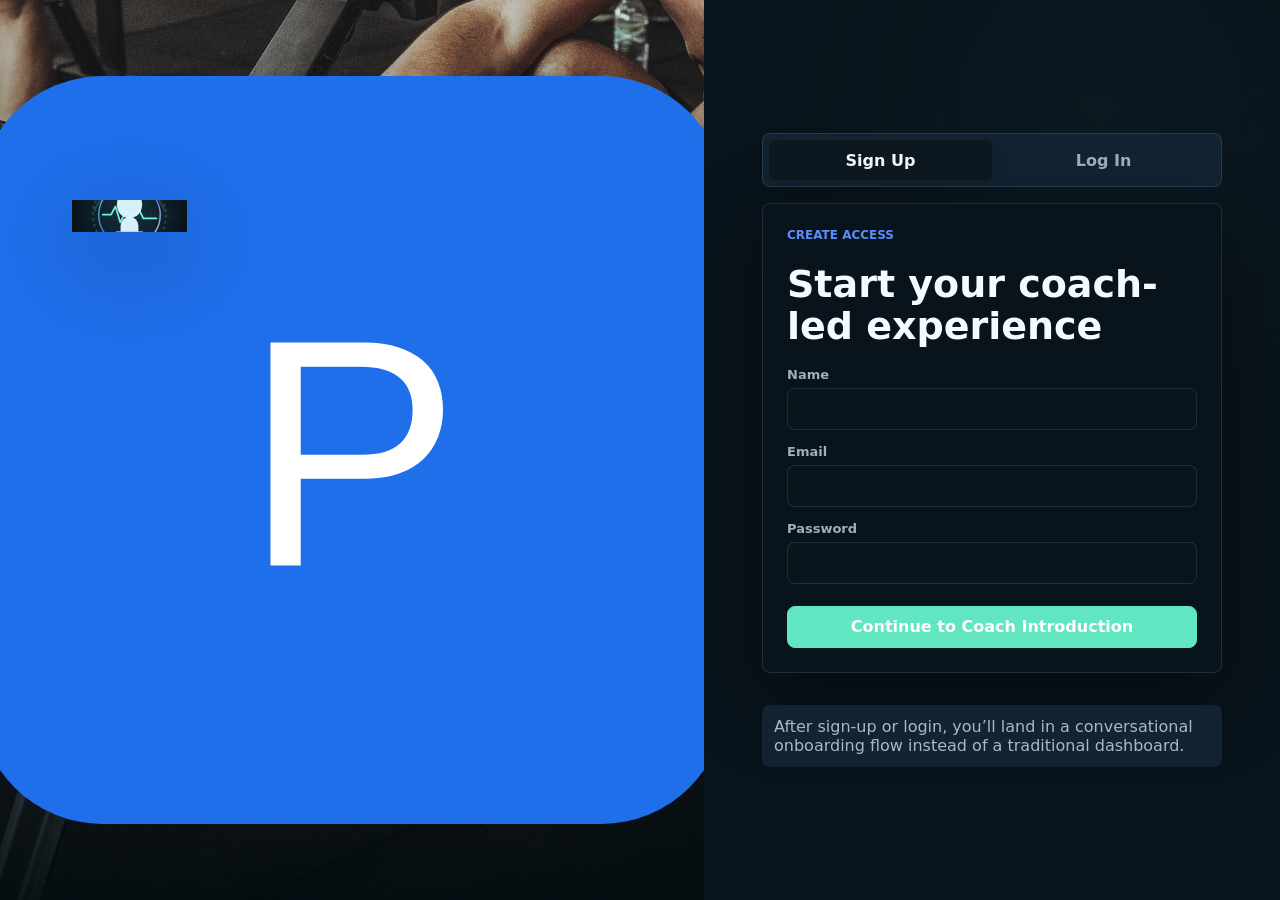
<file: index.html>
<!doctype html>
<html lang="en">
  <head>
    <meta charset="utf-8" />
    <meta name="viewport" content="width=device-width, initial-scale=1" />
    <title>PulsePlan | Sign Up</title>
    <link rel="stylesheet" href="css/styles.css" />
  </head>
  <body class="auth-body coach-skin" data-page="auth">
    <main class="auth-page coach-auth-page">
      <section class="auth-visual coach-visual">
        <img src="assets/cover.jpg" alt="" />
        <div class="auth-copy coach-auth-copy">
          <a class="brand auth-brand" href="index.html">
            <img src="assets/logo.svg" alt="PulsePlan" class="logo" />
            <span>
              <strong>PulsePlan</strong>
              <span>AI fitness coach</span>
            </span>
          </a>
          <div class="coach-avatar-stage">
            <img src="assets/workouts/coach-avatar.svg" alt="PulsePlan AI coach" class="coach-avatar" />
            <span class="live-chip">Coach Online</span>
          </div>
          <h1>Welcome to PulsePlan.</h1>
          <p>I’ll build your fitness strategy based on your body, goals, schedule, equipment, and lifestyle. You’ll meet the coach first, not a form.</p>
          <div class="coach-stats-grid">
            <article>
              <strong>2 minutes</strong>
              <span>to build your profile</span>
            </article>
            <article>
              <strong>One coach</strong>
              <span>rebuilds plans on demand</span>
            </article>
            <article>
              <strong>Adaptive OS</strong>
              <span>dashboard + coaching in one place</span>
            </article>
          </div>
          <button class="btn primary full auth-start-btn" type="button" data-auth-tab="signup">Let's Build My Plan</button>
        </div>
      </section>

      <section class="auth-panel coach-auth-panel">
        <div class="auth-tabs" role="tablist" aria-label="Account mode">
          <button class="auth-tab active" type="button" data-auth-tab="signup">Sign Up</button>
          <button class="auth-tab" type="button" data-auth-tab="login">Log In</button>
        </div>

        <form id="signup-form" class="account-form active">
          <p class="kicker">Create access</p>
          <h2>Start your coach-led experience</h2>
          <label>Name<input name="name" autocomplete="name" required /></label>
          <label>Email<input name="email" type="email" autocomplete="email" required /></label>
          <label>Password<input name="password" type="password" autocomplete="new-password" minlength="6" required /></label>
          <button class="btn primary full" type="submit">Continue to Coach Introduction</button>
        </form>

        <form id="login-form" class="account-form">
          <p class="kicker">Welcome back</p>
          <h2>Pick up where your coach left off</h2>
          <label>Email<input name="email" type="email" autocomplete="email" required /></label>
          <label>Password<input name="password" type="password" autocomplete="current-password" required /></label>
          <button class="btn primary full" type="submit">Enter Coach Flow</button>
        </form>

        <p id="auth-note" class="note">After sign-up or login, you’ll land in a conversational onboarding flow instead of a traditional dashboard.</p>
      </section>
    </main>

    <script src="js/app.js"></script>
  </body>
</html>
</file>
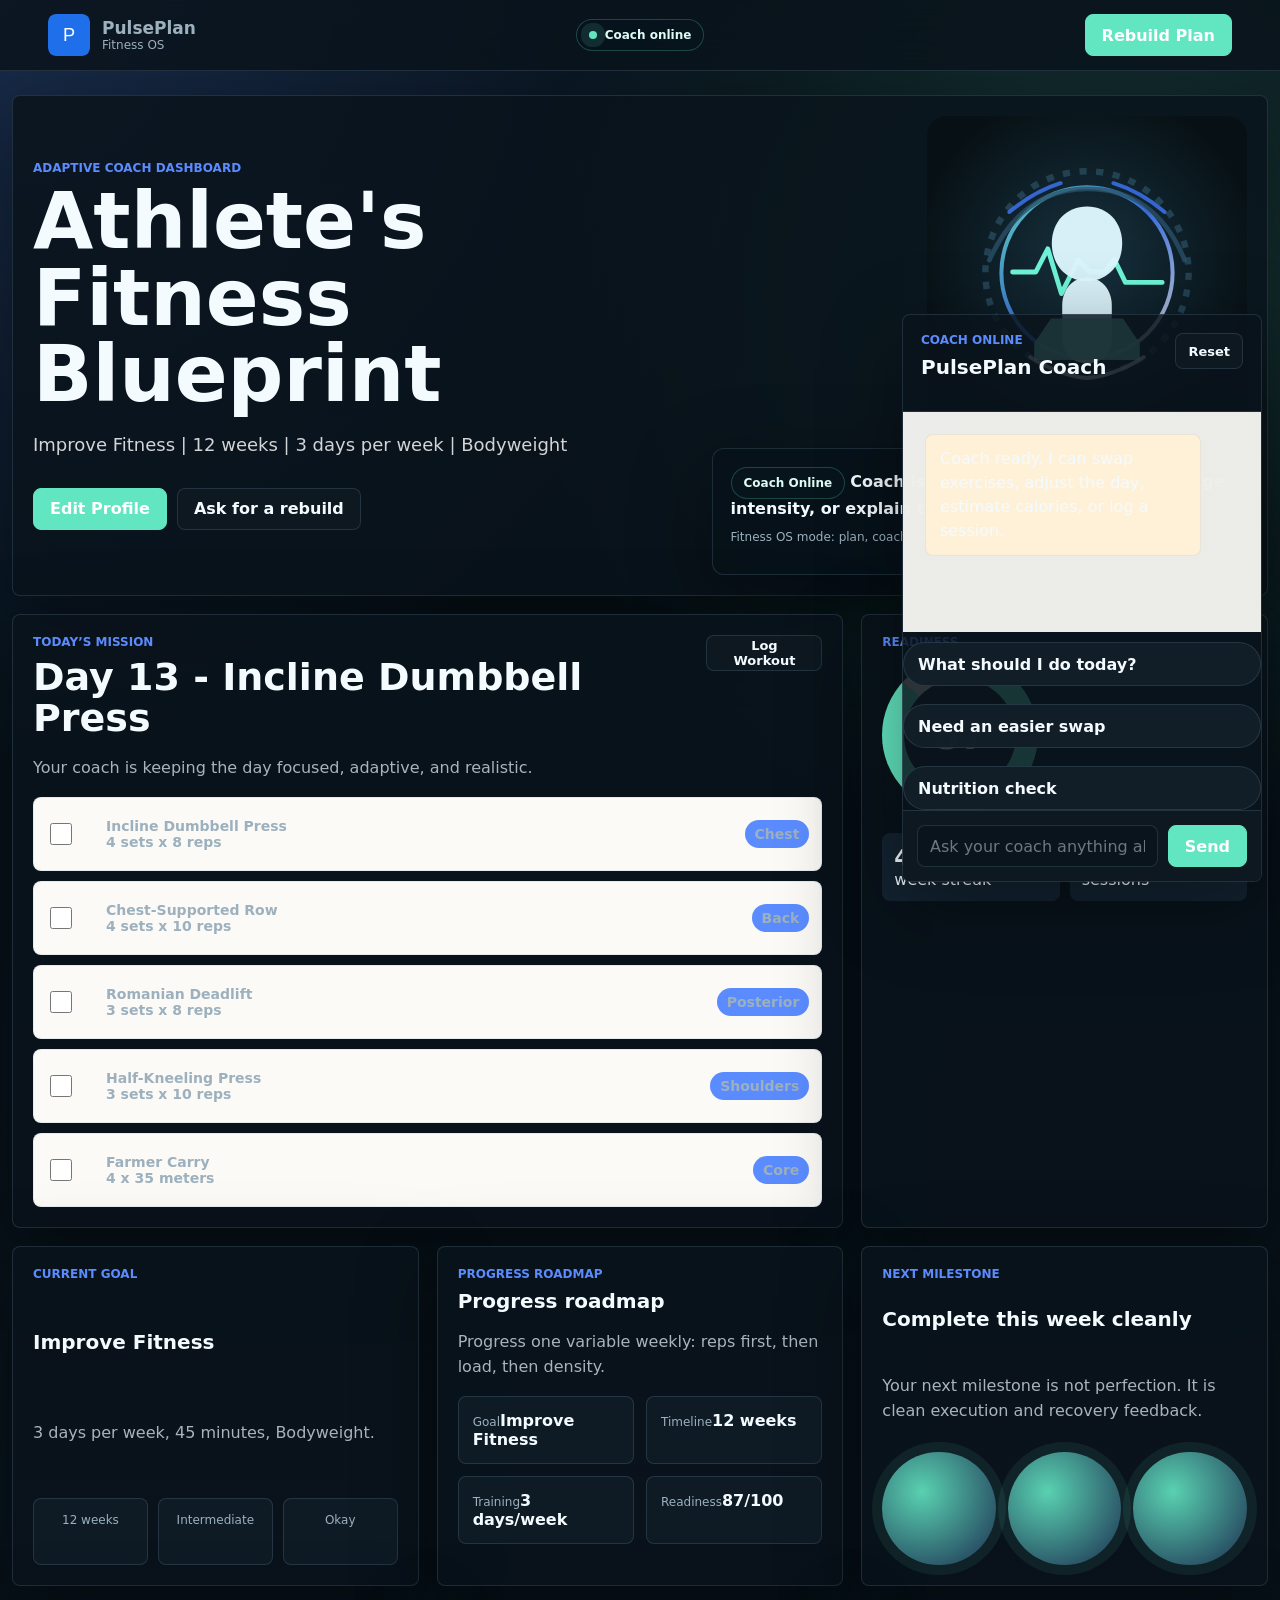
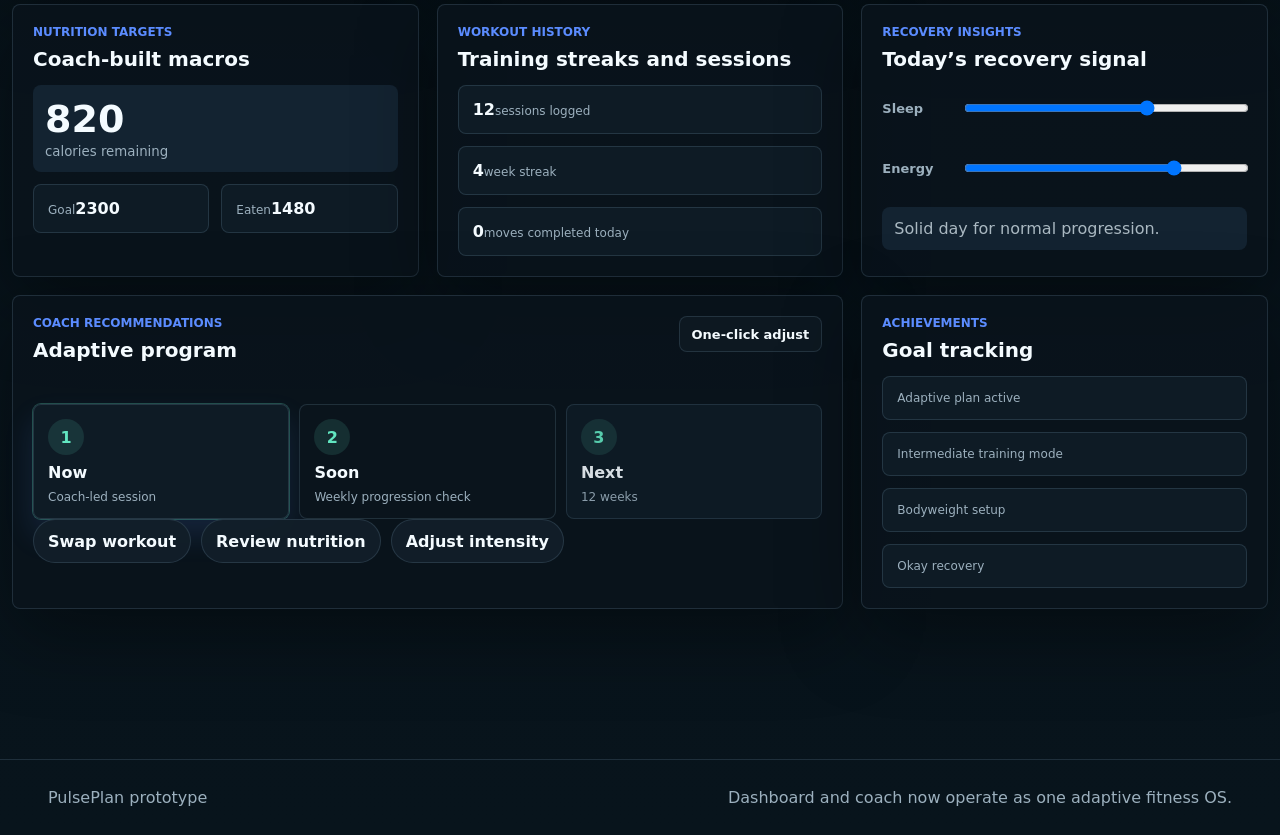
<file: coach.html>
<!doctype html>
<html lang="en">
  <head>
    <meta charset="utf-8" />
    <meta name="viewport" content="width=device-width, initial-scale=1" />
    <title>PulsePlan | Coach</title>
    <link rel="stylesheet" href="css/styles.css" />
  </head>
  <body>
    <header class="app-shell">
      <a class="brand" href="dashboard.html">
        <img src="assets/logo.svg" alt="PulsePlan" class="logo" />
        <span>
          <strong>PulsePlan</strong>
          <span>Self-hosted fitness coach</span>
        </span>
      </a>
      <body class="redirect-body">
        <main class="redirect-panel panel">
          <p class="kicker">PulsePlan update</p>
          <h1>The coach is now built into the dashboard.</h1>
          <p class="section-copy">Use the unified Fitness OS instead of a separate coach page.</p>
          <a class="btn primary" href="dashboard.html">Go to Dashboard</a>
        </main>
        <script>window.location.replace("dashboard.html");</script>
    <div id="onboard-modal" class="modal" aria-hidden="true" role="dialog" aria-labelledby="onboard-title">
      <div class="modal-panel">
        <div class="panel-head">
          <div>
            <p class="kicker">Quick Onboarding</p>
            <h2 id="onboard-title">Create your starting plan</h2>
          </div>
          <button type="button" id="cancel-onboard" class="icon-btn" aria-label="Close">x</button>
        </div>
        <form id="onboard-form">
          <div class="form-grid">
            <label>Age<input name="age" type="number" min="10" max="120" required /></label>
            <label>Training age<select name="level"><option>Beginner</option><option>Intermediate</option><option>Advanced</option></select></label>
            <label>Available days<select name="days"><option>2</option><option selected>3</option><option>4</option><option>5</option></select></label>
            <label>Equipment<select name="equipment"><option>Bodyweight</option><option>Dumbbells</option><option selected>Full gym</option><option>Resistance bands</option></select></label>
            <label>Goal<input name="goal" placeholder="Example: build muscle, faster 5K PB" value="Build muscle" required /></label>
            <label>Food target<select name="nutrition"><option>Maintenance</option><option>Calorie deficit</option><option selected>Lean surplus</option></select></label>
          </div>
          <div class="modal-actions">
            <button type="button" id="reset-demo" class="btn">Reset Demo</button>
            <button type="submit" class="btn primary">Generate Plan</button>
          </div>
        </form>
      </div>
    </div>

    <script src="js/app.js"></script>
  </body>
</html>
</file>
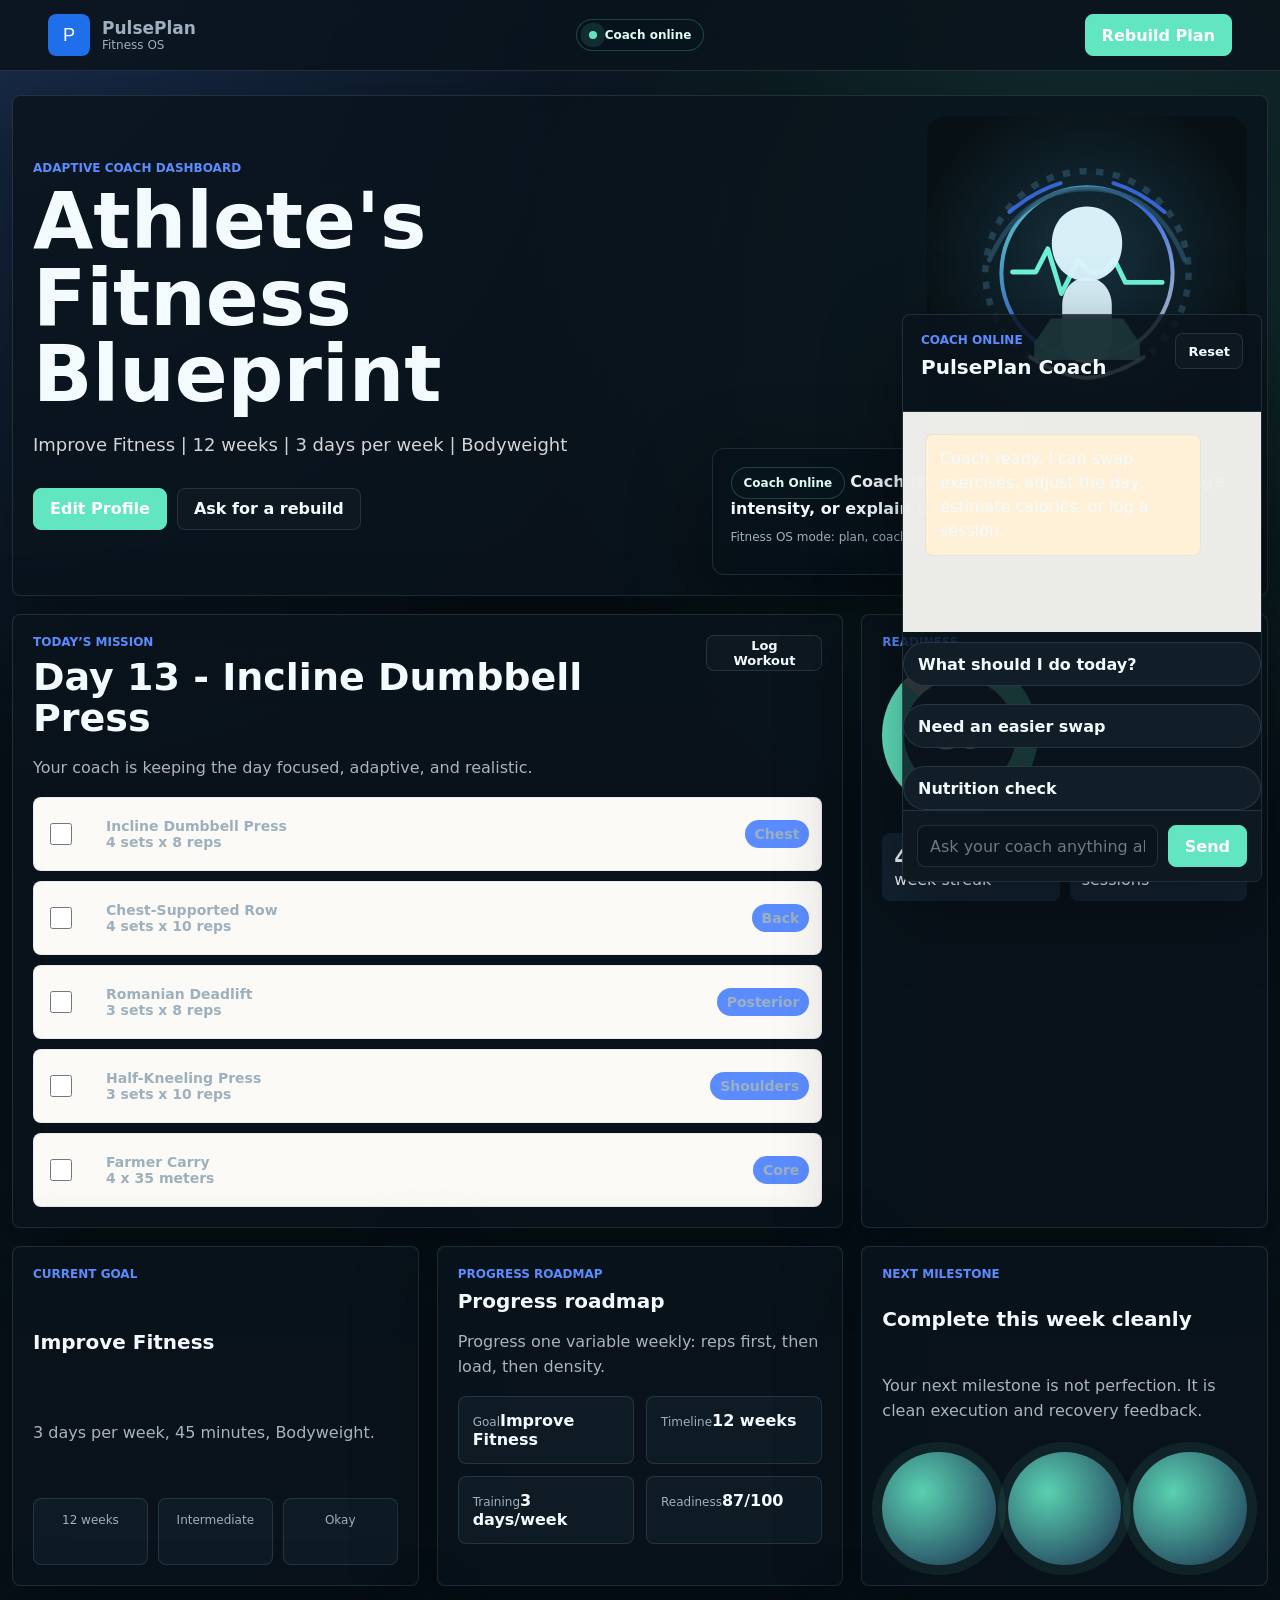
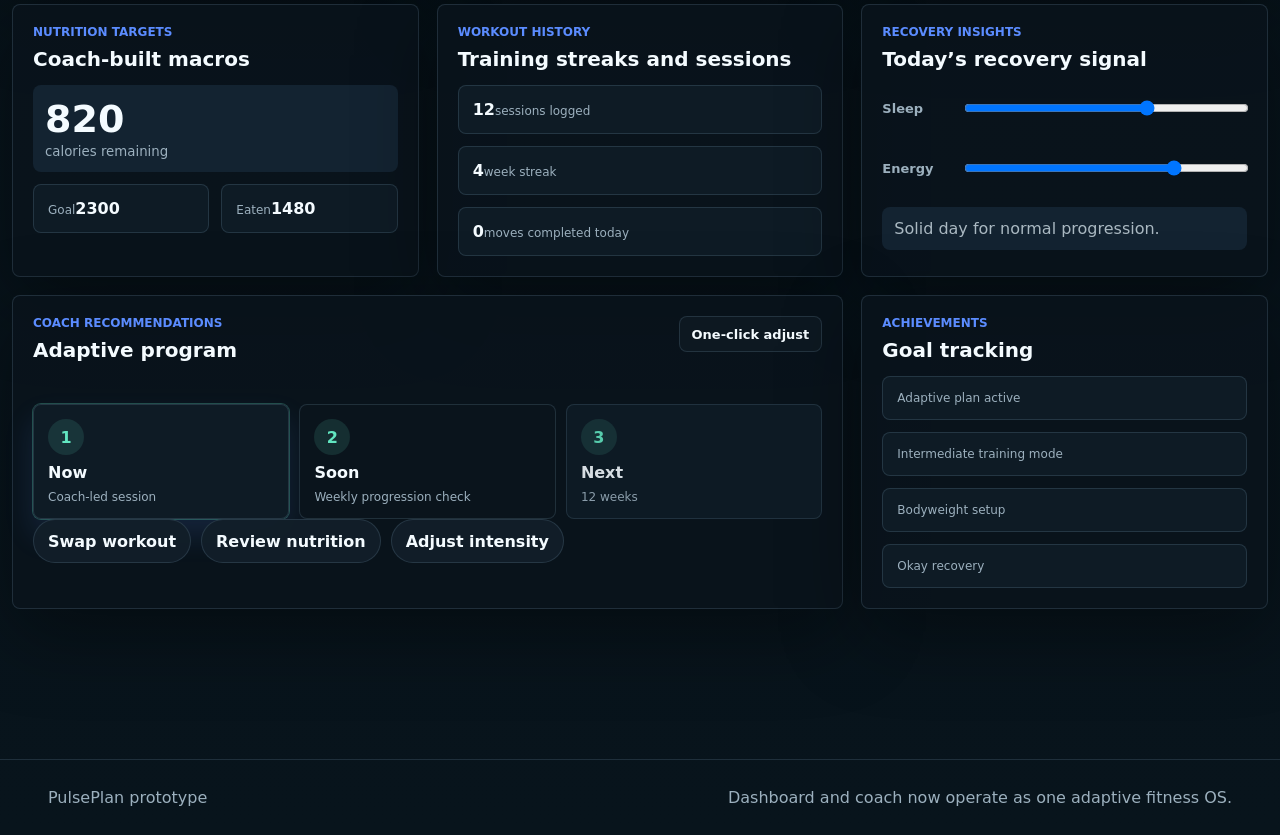
<file: dashboard.html>
<!doctype html>
<html lang="en">
  <head>
    <meta charset="utf-8" />
    <meta name="viewport" content="width=device-width, initial-scale=1" />
    <title>PulsePlan | Personalized Plans</title>
    <link rel="stylesheet" href="css/styles.css" />
  </head>
  <body class="fitness-body" data-page="dashboard">
    <header class="app-shell fitness-shell-header">
      <a class="brand" href="dashboard.html">
        <img src="assets/logo.svg" alt="PulsePlan" class="logo" />
        <span>
          <strong>PulsePlan</strong>
          <span>Fitness OS</span>
        </span>
      </a>
      <div class="status-chip"><span></span> Coach online</div>
      <a class="btn primary" href="onboarding.html">Rebuild Plan</a>
    </header>

    <main class="fitness-os" id="dashboard-os">
      <section class="panel os-hero-panel">
        <div class="os-hero-copy">
          <p class="eyebrow">Adaptive coach dashboard</p>
          <h1 id="blueprint-title">Your fitness blueprint is live.</h1>
          <p id="blueprint-copy" class="hero-copy">Your coach is building workouts, nutrition targets, recovery guidance, and plan updates around what you can actually sustain.</p>
          <div class="hero-actions">
            <a class="btn primary" href="onboarding.html">Edit Profile</a>
            <button class="btn" type="button" data-coach-prompt="Rebuild my plan for this week.">Ask for a rebuild</button>
          </div>
        </div>
        <div class="os-hero-avatar">
          <img src="assets/workouts/coach-avatar.svg" alt="PulsePlan AI coach" />
          <div class="coach-live-card">
            <span class="live-chip">Coach Online</span>
            <strong id="coach-status">Ready to adjust workouts, intensity, and nutrition.</strong>
            <p>Fitness OS mode: plan, coach, and progress tracking in one place.</p>
          </div>
        </div>
      </section>

      <section class="os-grid">
        <article class="panel span-2 mission-panel">
          <div class="panel-head">
            <div>
              <p class="kicker">Today’s mission</p>
              <h2 id="mission-title">Upper Body Power</h2>
            </div>
            <button id="complete-workout" class="btn compact">Log Workout</button>
          </div>
          <p id="mission-copy" class="section-copy">Your coach is keeping the day focused, adaptive, and realistic.</p>
          <div id="workout-list" class="workout-list"></div>
        </article>

        <article class="panel metrics-panel">
          <p class="kicker">Readiness</p>
          <div class="readiness-ring" aria-label="Readiness score">
            <span id="readiness-score">82</span>
          </div>
          <div class="metrics">
            <span><strong id="week-streak">4</strong> week streak</span>
            <span><strong id="logged-sessions">12</strong> sessions</span>
          </div>
        </article>

        <article class="panel goal-panel">
          <p class="kicker">Current goal</p>
          <h3 id="current-goal">Build muscle</h3>
          <p class="section-copy" id="current-goal-copy">Your coach is optimizing the plan around sustainable progress.</p>
          <div class="goal-badges" id="goal-badges"></div>
        </article>

        <article class="panel roadmap-panel">
          <p class="kicker">Progress roadmap</p>
          <h3 id="roadmap-title">Progress roadmap</h3>
          <p id="roadmap-copy" class="section-copy">Progress one variable weekly: reps first, then load, then density.</p>
          <div id="goal-track" class="goal-track"></div>
        </article>

        <article class="panel milestone-panel">
          <p class="kicker">Next milestone</p>
          <h3 id="milestone-title">First checkpoint</h3>
          <p id="milestone-copy" class="section-copy">Complete this week, then let the coach rebalance the next block.</p>
          <div class="milestone-orbital">
            <span></span><span></span><span></span>
          </div>
        </article>

        <article class="panel nutrition-panel">
          <p class="kicker">Nutrition targets</p>
          <h3>Coach-built macros</h3>
          <div class="calorie-result">
            <span id="remaining-calories">820</span>
            <small>calories remaining</small>
          </div>
          <div class="macro-row display-row">
            <div><span>Goal</span><strong id="goal-calories-display">2300</strong></div>
            <div><span>Eaten</span><strong id="eaten-calories-display">1480</strong></div>
          </div>
          <div id="macro-targets" class="target-list"></div>
        </article>

        <article class="panel history-panel">
          <p class="kicker">Workout history</p>
          <h3>Training streaks and sessions</h3>
          <div id="history-list" class="history-list"></div>
        </article>

        <article class="panel recovery-panel">
          <p class="kicker">Recovery insights</p>
          <h3>Today’s recovery signal</h3>
          <div class="slider-row">
            <label for="sleep">Sleep</label>
            <input id="sleep" type="range" min="1" max="10" value="7" />
          </div>
          <div class="slider-row">
            <label for="energy">Energy</label>
            <input id="energy" type="range" min="1" max="10" value="8" />
          </div>
          <p id="recovery-note" class="note">Solid day for normal progression.</p>
        </article>

        <article class="panel span-2 recommendations-panel">
          <div class="panel-head">
            <div>
              <p class="kicker">Coach recommendations</p>
              <h3 id="program-type">Adaptive program</h3>
            </div>
            <button class="btn compact" type="button" data-coach-prompt="Give me one adjustment for today.">One-click adjust</button>
          </div>
          <div id="recommendation-list" class="recommendation-list"></div>
          <div class="progress-map" id="progress-map"></div>
          <div class="quick-actions">
            <button class="choice-chip" type="button" data-coach-prompt="Swap my workout for a lower impact version.">Swap workout</button>
            <button class="choice-chip" type="button" data-coach-prompt="Review my nutrition targets for today.">Review nutrition</button>
            <button class="choice-chip" type="button" data-coach-prompt="Adjust my intensity based on recovery.">Adjust intensity</button>
          </div>
        </article>

        <article class="panel achievements-panel">
          <p class="kicker">Achievements</p>
          <h3>Goal tracking</h3>
          <div id="achievement-list" class="achievement-list"></div>
        </article>
      </section>

      <aside class="floating-coach chat-panel">
        <div class="chat-header">
          <div>
            <p class="kicker">Coach online</p>
            <h3>PulsePlan Coach</h3>
          </div>
          <button id="clear-chat" class="btn compact">Reset</button>
        </div>
        <div id="messages" class="messages" aria-live="polite"></div>
        <div class="coach-prompts">
          <button type="button" class="conversation" data-coach-prompt="What should I do for today's workout?">What should I do today?</button>
          <button type="button" class="conversation" data-coach-prompt="Can you swap in easier exercises?">Need an easier swap</button>
          <button type="button" class="conversation" data-coach-prompt="How should I eat today based on my plan?">Nutrition check</button>
        </div>
        <form id="chat-form" class="chat-form">
          <input id="chat-input" placeholder="Ask your coach anything about training, food, recovery, or swaps..." autocomplete="off" />
          <button class="btn primary" type="submit">Send</button>
        </form>
      </aside>
    </main>

    <footer class="site-footer">
      <span>PulsePlan prototype</span>
      <span>Dashboard and coach now operate as one adaptive fitness OS.</span>
    </footer>

    <script src="js/app.js"></script>
  </body>
</html>
</file>
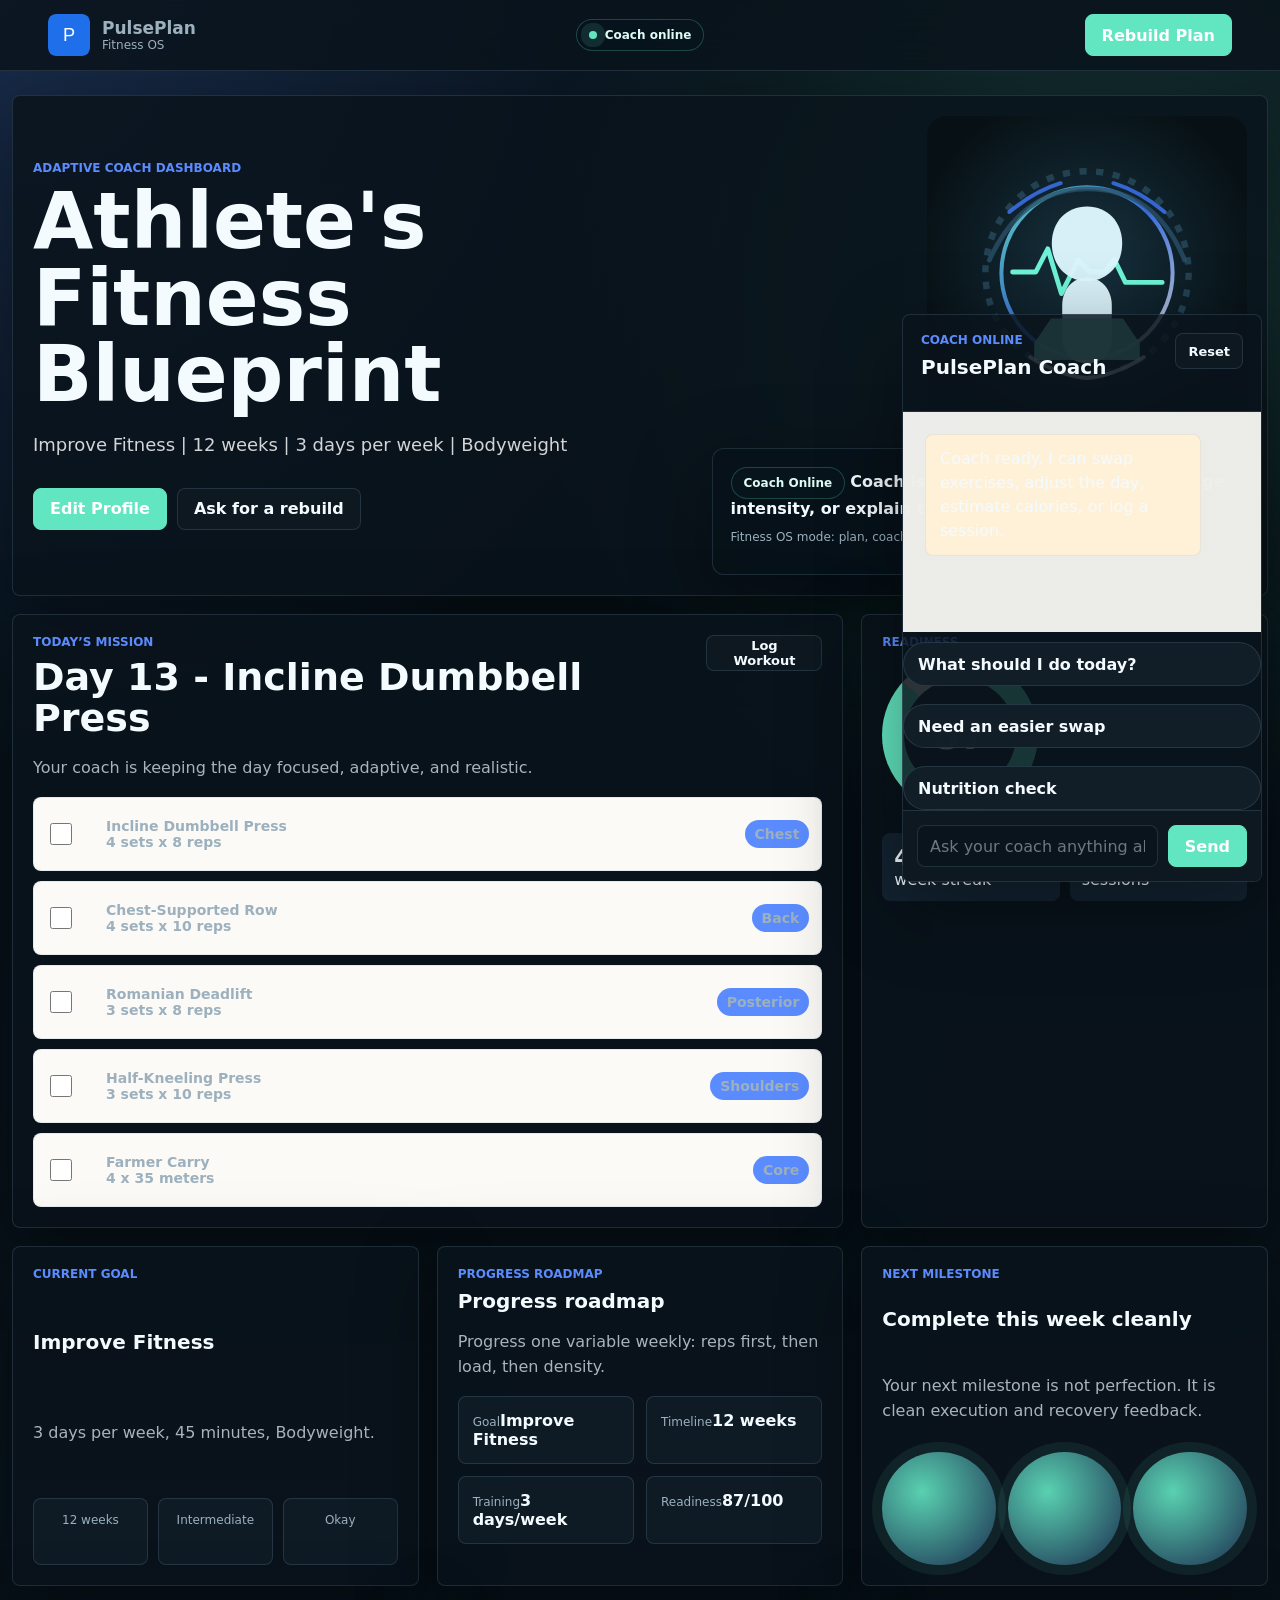
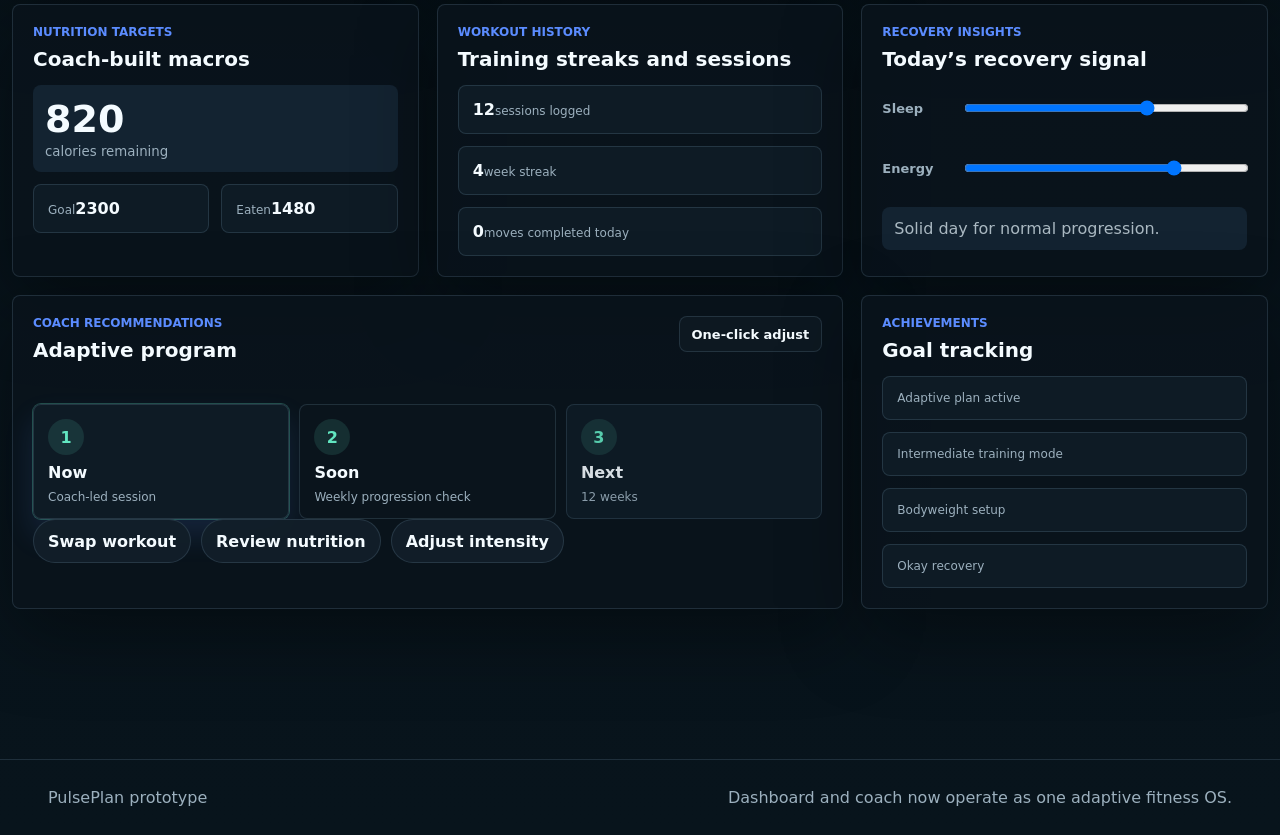
<file: library.html>
<!doctype html>
<html lang="en">
  <head>
    <meta charset="utf-8" />
    <meta name="viewport" content="width=device-width, initial-scale=1" />
    <title>PulsePlan | Exercise Library</title>
    <link rel="stylesheet" href="css/styles.css" />
  </head>
  <body>
    <header class="app-shell">
      <a class="brand" href="dashboard.html">
        <img src="assets/logo.svg" alt="PulsePlan" class="logo" />
        <span>
          <strong>PulsePlan</strong>
          <span>Self-hosted fitness coach</span>
        </span>
      </a>
      <nav class="top-nav" aria-label="Primary">
        <a href="dashboard.html">Dashboard</a>
        <a href="programs.html">Programs</a>
        <a class="active" href="library.html">Library</a>
        <a href="coach.html">Coach</a>
      </nav>
      <a class="btn primary" href="onboarding.html">Edit Info</a>
    </header>

    <main>
      <section class="page-hero">
        <p class="eyebrow">Exercise Wiki</p>
        <h1>Find the right movement before it reaches the workout.</h1>
        <p class="section-copy">Search exercise ideas by movement, muscle, equipment, or training purpose.</p>
      </section>

      <section id="library" class="section split">
        <div>
          <body class="redirect-body">
            <main class="redirect-panel panel">
              <p class="kicker">PulsePlan update</p>
              <h1>The exercise library now lives inside the Fitness OS dashboard.</h1>
              <p class="section-copy">Open the unified dashboard to browse movements, filters, and workout references.</p>
              <a class="btn primary" href="dashboard.html">Go to Dashboard</a>
            </main>
            <script>window.location.replace("dashboard.html");</script>
            <select id="exercise-filter" aria-label="Filter category">
</file>
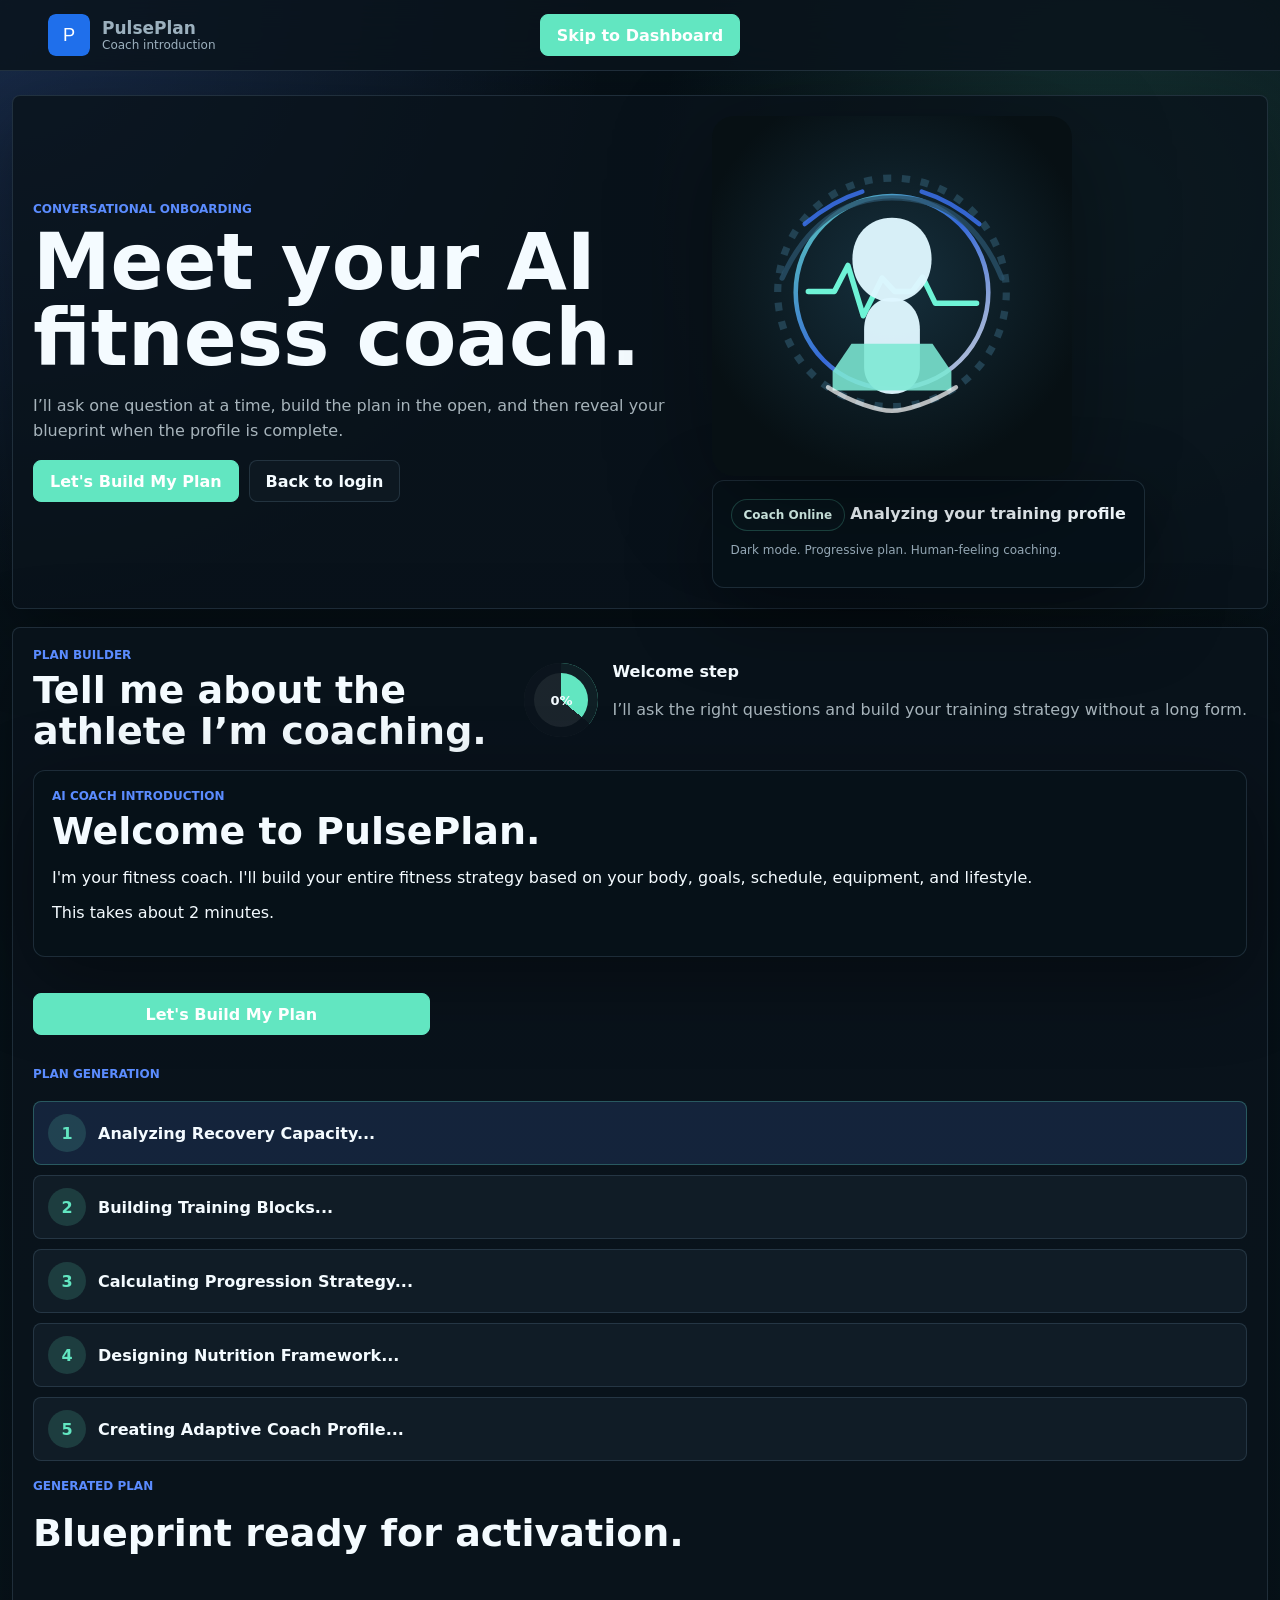
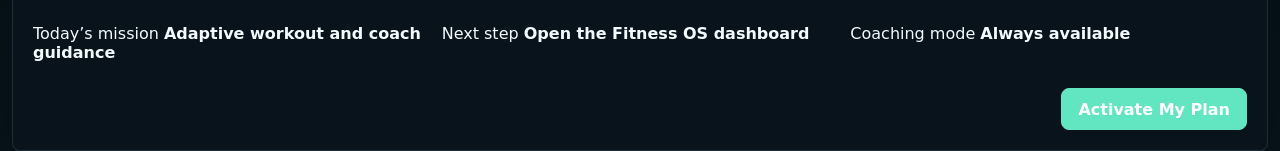
<file: onboarding.html>
<!doctype html>
<html lang="en">
  <head>
    <meta charset="utf-8" />
    <meta name="viewport" content="width=device-width, initial-scale=1" />
    <title>PulsePlan | Your Info</title>
    <link rel="stylesheet" href="css/styles.css" />
  </head>
  <body class="coach-body" data-page="onboarding">
    <header class="app-shell coach-app-shell">
      <a class="brand" href="dashboard.html">
        <img src="assets/logo.svg" alt="PulsePlan" class="logo" />
        <span>
          <strong>PulsePlan</strong>
          <span>Coach introduction</span>
        </span>
      </a>
      <a class="btn primary" href="dashboard.html">Skip to Dashboard</a>
    </header>

    <main class="coach-launch">
      <section class="coach-intro panel">
        <div class="coach-intro-copy">
          <p class="eyebrow">Conversational onboarding</p>
          <h1>Meet your AI fitness coach.</h1>
          <p class="section-copy">I’ll ask one question at a time, build the plan in the open, and then reveal your blueprint when the profile is complete.</p>
          <div class="coach-intro-actions">
            <button class="btn primary" type="button" data-onboarding-action="start">Let's Build My Plan</button>
            <a class="btn" href="index.html">Back to login</a>
          </div>
        </div>
        <div class="coach-intro-avatar">
          <img src="assets/workouts/coach-avatar.svg" alt="PulsePlan AI coach" />
          <div class="coach-live-card">
            <span class="live-chip">Coach Online</span>
            <strong>Analyzing your training profile</strong>
            <p>Dark mode. Progressive plan. Human-feeling coaching.</p>
          </div>
        </div>
      </section>

      <section class="panel onboarding-panel">
        <div class="onboarding-topline">
          <div>
            <p class="kicker">Plan builder</p>
            <h2>Tell me about the athlete I’m coaching.</h2>
          </div>
          <div class="onboarding-progress-shell">
            <div class="progress-ring"><span id="onboarding-progress">0%</span></div>
            <div>
              <strong id="onboarding-step-label">Welcome step</strong>
              <p id="onboarding-coach-copy" class="section-copy">I’ll ask the right questions and build your training strategy without a long form.</p>
            </div>
          </div>
        </div>

        <form id="onboarding-flow" class="onboarding-flow">
          <div id="onboarding-question" class="conversation-stage"></div>
          <div id="onboarding-response" class="conversation-response"></div>
          <div id="onboarding-options" class="choice-grid"></div>
          <div id="onboarding-actions" class="onboarding-actions"></div>
        </form>

        <div id="generation-sequence" class="generation-sequence" hidden>
          <p class="kicker">Plan generation</p>
          <div class="generation-stack">
            <div class="generation-item active"><span>1</span><strong>Analyzing Recovery Capacity...</strong></div>
            <div class="generation-item"><span>2</span><strong>Building Training Blocks...</strong></div>
            <div class="generation-item"><span>3</span><strong>Calculating Progression Strategy...</strong></div>
            <div class="generation-item"><span>4</span><strong>Designing Nutrition Framework...</strong></div>
            <div class="generation-item"><span>5</span><strong>Creating Adaptive Coach Profile...</strong></div>
          </div>
        </div>

        <section id="plan-reveal" class="plan-reveal" hidden>
          <p class="kicker">Generated plan</p>
          <h2>Blueprint ready for activation.</h2>
          <p id="plan-summary" class="section-copy"></p>
          <div class="plan-reveal-grid">
            <div>
              <span>Today’s mission</span>
              <strong>Adaptive workout and coach guidance</strong>
            </div>
            <div>
              <span>Next step</span>
              <strong>Open the Fitness OS dashboard</strong>
            </div>
            <div>
              <span>Coaching mode</span>
              <strong>Always available</strong>
            </div>
          </div>
          <a class="btn primary" href="dashboard.html">Activate My Plan</a>
        </section>
      </section>
    </main>

    <script src="js/app.js"></script>
  </body>
</html>
</file>
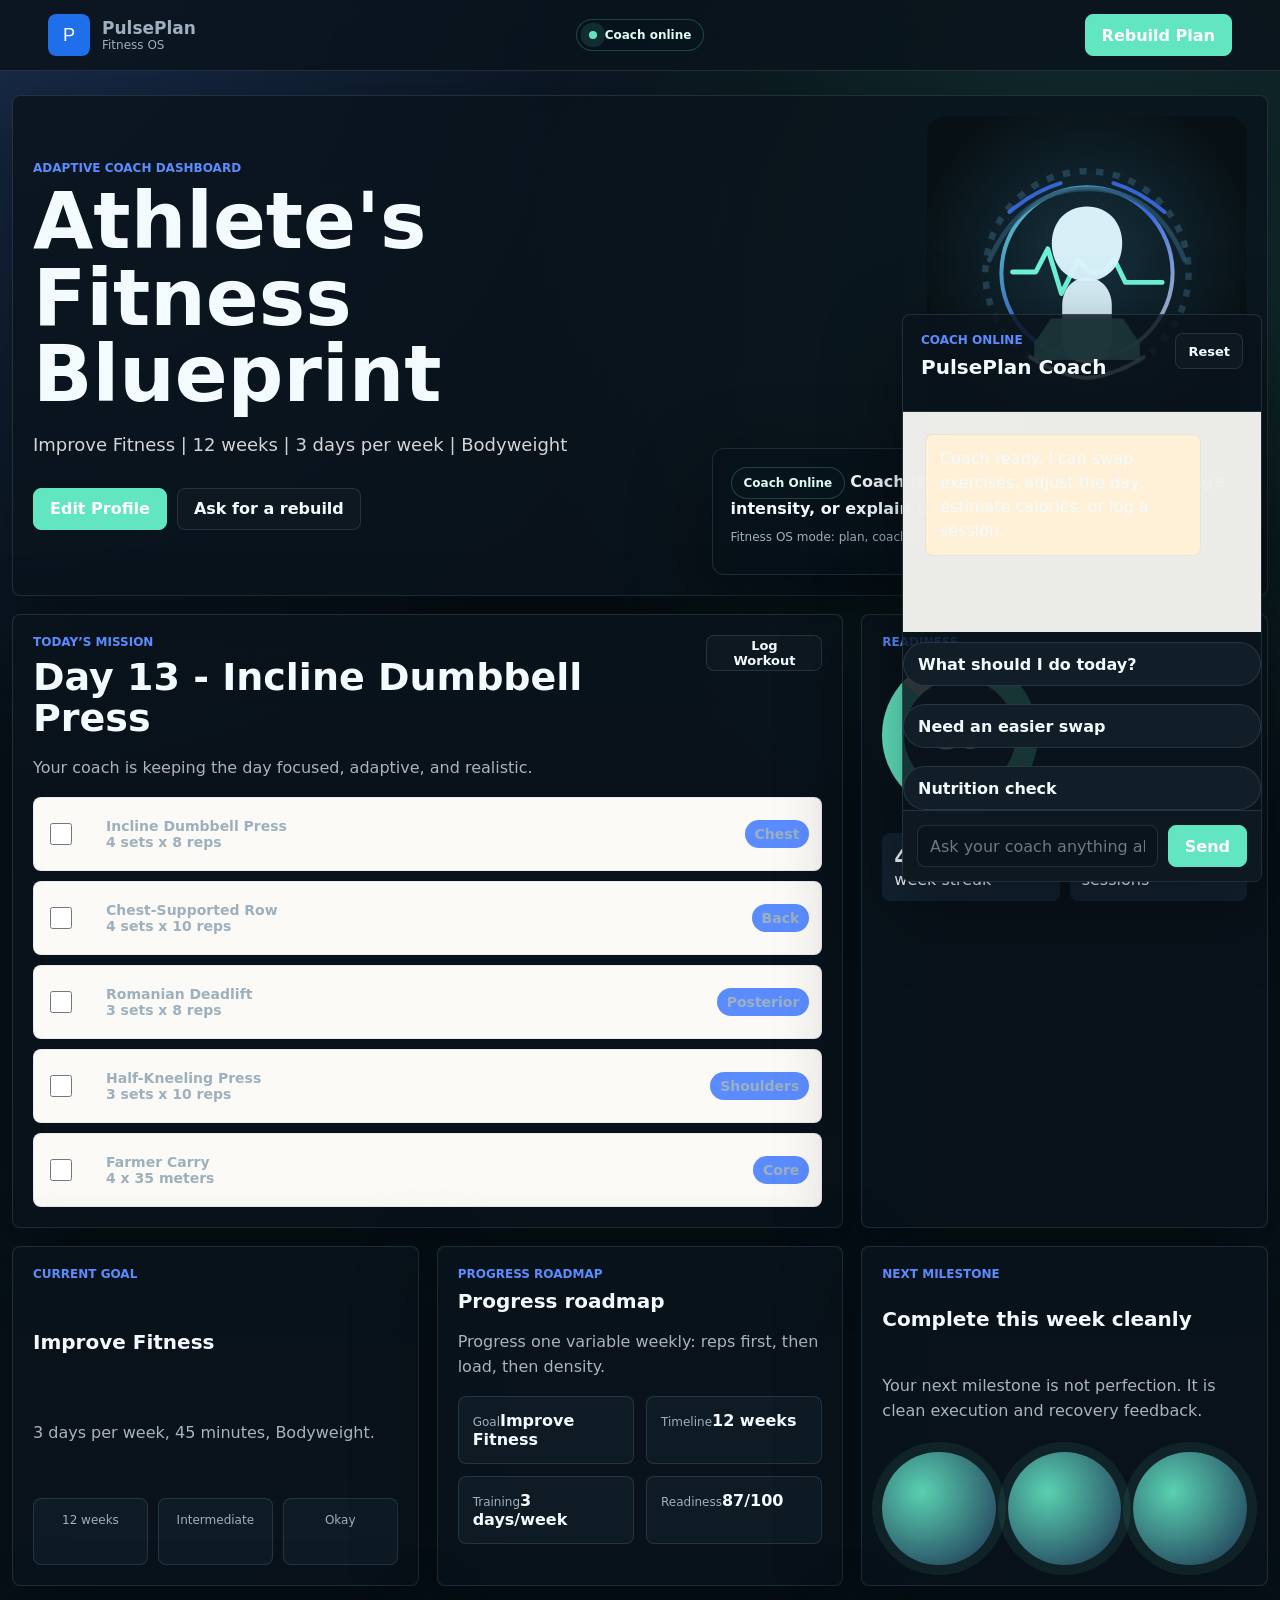
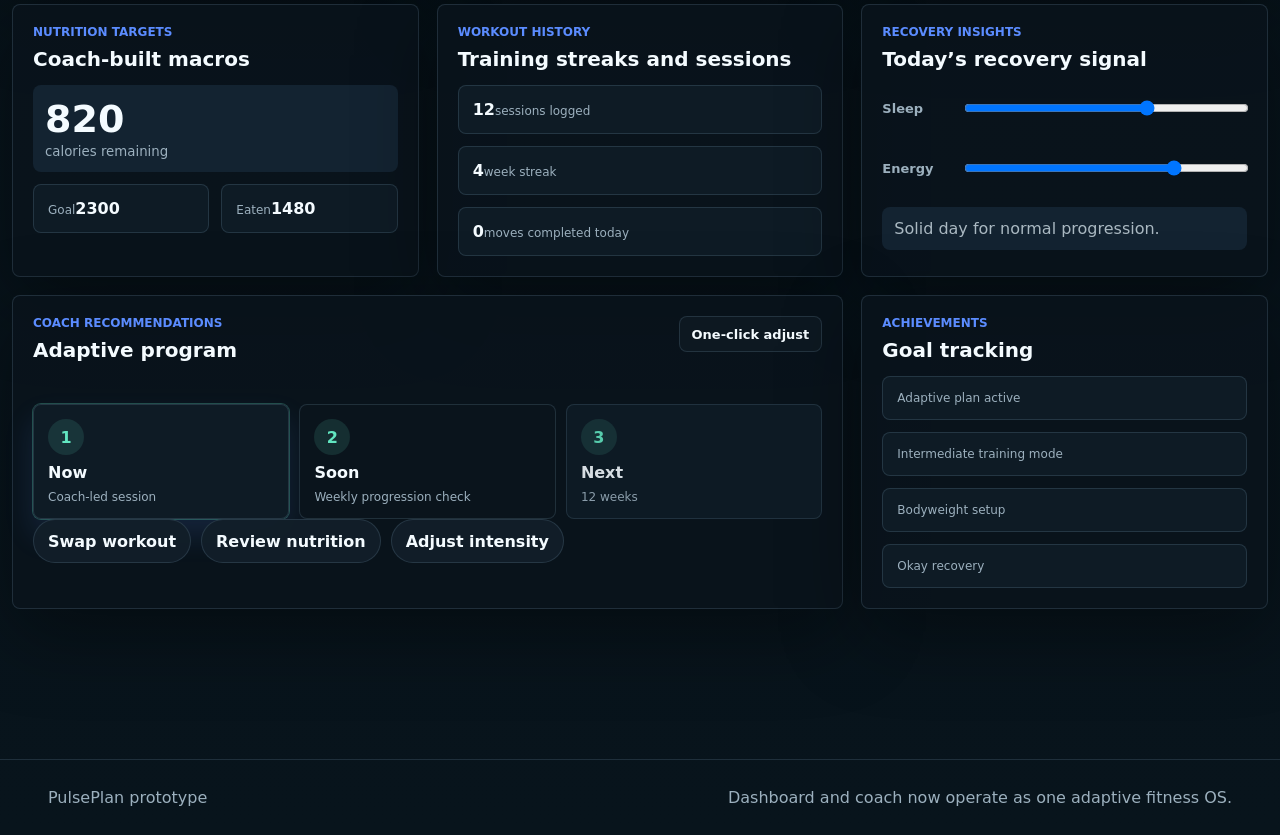
<file: programs.html>
<!doctype html>
<html lang="en">
  <head>
    <meta charset="utf-8" />
    <meta name="viewport" content="width=device-width, initial-scale=1" />
    <title>PulsePlan | Programs</title>
    <link rel="stylesheet" href="css/styles.css" />
  </head>
  <body>
    <header class="app-shell">
      <a class="brand" href="dashboard.html">
        <img src="assets/logo.svg" alt="PulsePlan" class="logo" />
        <span>
          <strong>PulsePlan</strong>
          <span>Self-hosted fitness coach</span>
        </span>
      <body class="redirect-body">
        <main class="redirect-panel panel">
          <p class="kicker">PulsePlan update</p>
          <h1>Programs are now generated inside the dashboard.</h1>
          <p class="section-copy">Open the unified Fitness OS to view and rebuild training blocks.</p>
          <a class="btn primary" href="dashboard.html">Go to Dashboard</a>
        </main>
        <script>window.location.replace("dashboard.html");</script>
    </header>
</file>
<file: css/styles.css>
:root {
  --bg: #f4f1ec;
  --surface: #fffefa;
  --surface-2: #ebe6dd;
  --ink: #171814;
  --muted: #686b61;
  --line: #d8d0c2;
  --accent: #0f766e;
  --accent-2: #d04f2f;
  --blue: #265b8f;
  --green: #588157;
  --shadow: 0 18px 55px rgba(36, 30, 22, 0.13);
  --radius: 8px;
}

* {
  box-sizing: border-box;
}

html {
  scroll-behavior: smooth;
}

body {
  margin: 0;
  background: var(--bg);
  color: var(--ink);
  font-family: Inter, ui-sans-serif, system-ui, -apple-system, BlinkMacSystemFont, "Segoe UI", sans-serif;
}

button,
input,
select {
  font: inherit;
}

button {
  cursor: pointer;
}

.app-shell {
  position: sticky;
  top: 0;
  z-index: 20;
  display: grid;
  grid-template-columns: minmax(190px, 1fr) auto minmax(130px, 1fr);
  gap: 24px;
  align-items: center;
  padding: 14px clamp(16px, 4vw, 48px);
  border-bottom: 1px solid rgba(255, 255, 255, 0.45);
  background: rgba(244, 241, 236, 0.86);
  backdrop-filter: blur(18px);
}

.brand {
  display: flex;
  align-items: center;
  gap: 12px;
  color: inherit;
  text-decoration: none;
}

.brand strong {
  display: block;
  font-size: 17px;
}

.brand span {
  display: block;
  color: var(--muted);
  font-size: 12px;
}

.logo {
  width: 42px;
  height: 42px;
  border-radius: var(--radius);
}

.top-nav {
  display: flex;
  gap: 8px;
  padding: 6px;
  border: 1px solid var(--line);
  border-radius: 999px;
  background: rgba(255, 254, 250, 0.72);
}

.top-nav a {
  color: var(--muted);
  text-decoration: none;
  padding: 8px 12px;
  border-radius: 999px;
  font-size: 14px;
}

.top-nav a:hover {
  background: var(--surface);
  color: var(--ink);
}

.top-nav a.active {
  background: var(--ink);
  color: white;
}

.btn {
  display: inline-flex;
  align-items: center;
  justify-content: center;
  min-height: 42px;
  border: 1px solid var(--line);
  border-radius: var(--radius);
  background: var(--surface);
  color: var(--ink);
  padding: 0 16px;
  font-weight: 700;
  text-decoration: none;
  transition: transform 0.16s ease, box-shadow 0.16s ease, background 0.16s ease;
}

.btn:hover {
  transform: translateY(-1px);
  box-shadow: 0 10px 24px rgba(23, 24, 20, 0.09);
}

.btn.primary {
  justify-self: end;
  border-color: var(--accent);
  background: var(--accent);
  color: white;
}

.btn.ghost {
  background: rgba(255, 255, 255, 0.14);
  color: white;
  border-color: rgba(255, 255, 255, 0.45);
}

.link-btn {
  width: fit-content;
}

.btn.compact {
  min-height: 36px;
  padding: 0 12px;
  font-size: 13px;
}

.hero {
  position: relative;
  min-height: 72vh;
  display: flex;
  align-items: end;
  overflow: hidden;
}

.hero-media,
.hero-overlay {
  position: absolute;
  inset: 0;
}

.hero-media {
  width: 100%;
  height: 100%;
  object-fit: cover;
}

.hero-overlay {
  background: linear-gradient(90deg, rgba(9, 18, 22, 0.84), rgba(9, 18, 22, 0.45) 48%, rgba(9, 18, 22, 0.12)),
    linear-gradient(0deg, rgba(244, 241, 236, 1), rgba(244, 241, 236, 0) 24%);
}

.hero-content {
  position: relative;
  width: min(820px, 100%);
  padding: clamp(28px, 7vw, 80px) clamp(18px, 5vw, 64px) clamp(84px, 12vw, 140px);
  color: white;
}

.eyebrow,
.kicker {
  margin: 0 0 8px;
  color: var(--accent-2);
  font-size: 12px;
  font-weight: 850;
  letter-spacing: 0;
  text-transform: uppercase;
}

.hero .eyebrow {
  color: #ffd3a8;
}

h1,
h2,
h3,
p {
  overflow-wrap: anywhere;
}

h1 {
  margin: 0;
  max-width: 770px;
  font-size: clamp(42px, 7vw, 78px);
  line-height: 0.98;
}

h2 {
  margin: 0;
  font-size: clamp(26px, 3vw, 38px);
  line-height: 1.08;
}

h3 {
  margin: 6px 0 14px;
  font-size: 20px;
}

.hero-copy {
  max-width: 670px;
  color: rgba(255, 255, 255, 0.82);
  font-size: 18px;
  line-height: 1.6;
}

.hero-actions {
  display: flex;
  flex-wrap: wrap;
  gap: 12px;
  margin-top: 28px;
}

.page-hero {
  width: min(1240px, calc(100% - 32px));
  margin: 0 auto;
  padding: clamp(52px, 8vw, 96px) 0 22px;
}

.page-hero h1 {
  max-width: 900px;
  font-size: clamp(40px, 6vw, 72px);
}

.page-hero .section-copy {
  max-width: 650px;
  font-size: 18px;
}

.workspace {
  display: grid;
  grid-template-columns: 68px 1fr;
  gap: 18px;
  width: min(1240px, calc(100% - 32px));
  margin: -54px auto 0;
  position: relative;
  z-index: 3;
}

.side-rail {
  display: flex;
  flex-direction: column;
  gap: 10px;
  padding: 10px;
  border: 1px solid var(--line);
  border-radius: var(--radius);
  background: var(--surface);
  box-shadow: var(--shadow);
  height: max-content;
}

.rail-item,
.icon-btn {
  width: 44px;
  height: 44px;
  display: grid;
  place-items: center;
  border: 1px solid var(--line);
  border-radius: var(--radius);
  background: var(--surface-2);
  color: var(--muted);
  font-weight: 900;
  text-decoration: none;
}

.rail-item.active {
  background: var(--ink);
  border-color: var(--ink);
  color: white;
}

.dashboard-grid {
  display: grid;
  grid-template-columns: minmax(0, 1.2fr) minmax(260px, 0.8fr) minmax(260px, 0.8fr);
  gap: 18px;
}

.panel,
.conversation-list,
.chat-panel {
  background: rgba(255, 254, 250, 0.96);
  border: 1px solid var(--line);
  border-radius: var(--radius);
  box-shadow: var(--shadow);
}

.panel {
  padding: 20px;
}

.span-2 {
  grid-column: span 2;
}

.panel-head,
.section-head,
.chat-header {
  display: flex;
  align-items: start;
  justify-content: space-between;
  gap: 16px;
}

.workout-list {
  display: grid;
  gap: 10px;
  margin-top: 22px;
}

.workout-item {
  display: grid;
  grid-template-columns: 46px 1fr auto;
  gap: 14px;
  align-items: center;
  padding: 12px;
  border: 1px solid var(--line);
  border-radius: var(--radius);
  background: #fbfaf6;
}

.workout-item input {
  width: 22px;
  height: 22px;
}

.workout-item strong,
.program-card strong,
.exercise-card strong {
  display: block;
}

.workout-item span,
.program-card span,
.exercise-card span,
.image-panel span {
  color: var(--muted);
  font-size: 14px;
}

.badge {
  border-radius: 999px;
  padding: 6px 10px;
  color: white;
  background: var(--blue);
  font-size: 12px;
  font-weight: 850;
  white-space: nowrap;
}

.stats-panel {
  display: grid;
  place-items: center;
  text-align: center;
}

.readiness-ring {
  width: 156px;
  height: 156px;
  display: grid;
  place-items: center;
  margin: 8px 0 20px;
  border-radius: 50%;
  background: conic-gradient(var(--green) 82%, #ded8cc 0);
}

.readiness-ring span {
  width: 112px;
  height: 112px;
  display: grid;
  place-items: center;
  border-radius: 50%;
  background: var(--surface);
  font-size: 40px;
  font-weight: 900;
}

.metrics {
  display: grid;
  grid-template-columns: 1fr 1fr;
  gap: 10px;
  width: 100%;
}

.metrics span,
.calorie-result,
.note {
  border-radius: var(--radius);
  background: var(--surface-2);
  padding: 12px;
}

.metrics strong {
  display: block;
  font-size: 22px;
}

.macro-row {
  display: grid;
  gap: 10px;
}

label {
  display: grid;
  gap: 6px;
  color: var(--muted);
  font-size: 13px;
  font-weight: 750;
}

input,
select,
textarea {
  width: 100%;
  min-height: 42px;
  border: 1px solid var(--line);
  border-radius: var(--radius);
  background: #fffdf8;
  color: var(--ink);
  padding: 0 12px;
}

textarea {
  min-height: 112px;
  padding: 12px;
  resize: vertical;
}

.auth-body {
  min-height: 100vh;
  background: var(--bg);
}

.auth-page {
  min-height: 100vh;
  display: grid;
  grid-template-columns: minmax(0, 1.1fr) minmax(380px, 0.9fr);
}

.auth-visual {
  position: relative;
  overflow: hidden;
  display: flex;
  align-items: end;
}

.auth-visual img {
  position: absolute;
  inset: 0;
  width: 100%;
  height: 100%;
  object-fit: cover;
}

.auth-visual::after {
  content: "";
  position: absolute;
  inset: 0;
  background: linear-gradient(0deg, rgba(9, 18, 22, 0.88), rgba(9, 18, 22, 0.18));
}

.auth-copy {
  position: relative;
  z-index: 1;
  max-width: 760px;
  padding: clamp(28px, 6vw, 72px);
  color: white;
}

.auth-copy h1 {
  margin-top: 36px;
}

.auth-copy p {
  max-width: 620px;
  color: rgba(255, 255, 255, 0.82);
  font-size: 18px;
  line-height: 1.6;
}

.auth-brand {
  width: fit-content;
}

.auth-brand span,
.auth-brand .brand span {
  color: rgba(255, 255, 255, 0.76);
}

.auth-panel {
  display: flex;
  flex-direction: column;
  justify-content: center;
  gap: 18px;
  padding: clamp(22px, 5vw, 58px);
  background: var(--bg);
}

.auth-tabs {
  display: grid;
  grid-template-columns: 1fr 1fr;
  padding: 6px;
  border: 1px solid var(--line);
  border-radius: var(--radius);
  background: var(--surface-2);
}

.auth-tab {
  min-height: 40px;
  border: 0;
  border-radius: 6px;
  background: transparent;
  color: var(--muted);
  font-weight: 850;
}

.auth-tab.active {
  background: var(--surface);
  color: var(--ink);
  box-shadow: 0 6px 18px rgba(23, 24, 20, 0.08);
}

.account-form {
  display: none;
  gap: 14px;
  padding: 24px;
  border: 1px solid var(--line);
  border-radius: var(--radius);
  background: var(--surface);
  box-shadow: var(--shadow);
}

.account-form.active {
  display: grid;
}

.account-form h2 {
  margin-bottom: 6px;
}

.btn.full {
  width: 100%;
  margin-top: 8px;
}

.intake-hero {
  padding-bottom: 0;
}

.intake-form {
  display: grid;
  gap: 22px;
}

.form-section {
  display: grid;
  gap: 12px;
}

.calorie-result {
  margin-top: 14px;
}

.calorie-result span {
  display: block;
  font-size: 38px;
  font-weight: 900;
}

.calorie-result small {
  color: var(--muted);
}

.bar-chart {
  height: 170px;
  display: flex;
  align-items: end;
  gap: 8px;
  padding-top: 14px;
}

.bar {
  flex: 1;
  min-width: 20px;
  border-radius: 6px 6px 2px 2px;
  background: linear-gradient(180deg, var(--accent-2), #f0ad4e);
}

.slider-row {
  display: grid;
  grid-template-columns: 70px 1fr;
  gap: 10px;
  align-items: center;
  margin: 14px 0;
}

.note {
  margin: 16px 0 0;
  color: var(--muted);
}

.section,
.coach-shell {
  width: min(1240px, calc(100% - 32px));
  margin: 32px auto;
}

.section-head {
  align-items: end;
  margin-bottom: 18px;
}

.section-copy {
  color: var(--muted);
  line-height: 1.6;
}

.program-grid {
  display: grid;
  grid-template-columns: repeat(3, minmax(0, 1fr));
  gap: 18px;
}

.program-card {
  border: 1px solid var(--line);
  border-radius: var(--radius);
  overflow: hidden;
  background: var(--surface);
  box-shadow: var(--shadow);
}

.program-card img {
  width: 100%;
  height: 170px;
  object-fit: cover;
  display: block;
}

.program-card div {
  padding: 16px;
}

.program-card small {
  display: inline-block;
  margin-top: 12px;
  color: var(--accent);
  font-weight: 850;
}

.program-card p {
  margin: 12px 0 0;
  color: var(--ink);
  font-size: 14px;
  line-height: 1.45;
}

.target-list,
.recommendation-list {
  display: grid;
  gap: 10px;
  margin-top: 14px;
}

.target-list {
  grid-template-columns: repeat(2, minmax(0, 1fr));
}

.target-list span,
.recommendation-list div {
  display: grid;
  gap: 4px;
  padding: 12px;
  border: 1px solid var(--line);
  border-radius: var(--radius);
  background: var(--surface-2);
}

.target-list strong,
.recommendation-list strong {
  color: var(--ink);
}

.recommendation-list span {
  color: var(--muted);
  line-height: 1.45;
}

.split {
  display: grid;
  grid-template-columns: minmax(0, 1fr) 360px;
  gap: 24px;
  align-items: start;
}

.search-row {
  display: grid;
  grid-template-columns: 1fr 190px;
  gap: 10px;
  margin: 18px 0;
}

.search-row-secondary {
  grid-template-columns: 1fr 1fr;
  margin-top: -4px;
}

.exercise-summary-row {
  display: flex;
  flex-wrap: wrap;
  justify-content: space-between;
  gap: 10px;
  margin: 10px 0 16px;
  color: var(--muted);
  font-size: 13px;
}

.exercise-list {
  display: grid;
  gap: 10px;
}

.exercise-card {
  display: grid;
  grid-template-columns: minmax(0, 1fr) 220px;
  gap: 16px;
  padding: 14px;
  border: 1px solid var(--line);
  border-radius: var(--radius);
  background: var(--surface);
}

.exercise-card-main {
  display: grid;
  gap: 8px;
}

.exercise-meta {
  display: flex;
  flex-wrap: wrap;
  gap: 8px;
  color: var(--muted);
  font-size: 12px;
}

.exercise-card p {
  margin: 0;
  color: var(--muted);
  line-height: 1.5;
}

.empty-state {
  padding: 18px;
  border: 1px dashed var(--line);
  border-radius: var(--radius);
  background: rgba(255, 255, 255, 0.5);
  color: var(--muted);
}

.exercise-card strong,
.asset-card strong,
.guide-card strong,
.workout-type-body strong {
  display: block;
  margin-bottom: 4px;
}

.section-block {
  margin-top: 28px;
}

.workout-types-grid,
.workout-icon-grid,
.asset-grid,
.coach-guide-grid {
  display: grid;
  gap: 14px;
}

.workout-types-grid {
  grid-template-columns: repeat(3, minmax(0, 1fr));
}

.workout-icon-grid {
  grid-template-columns: repeat(4, minmax(0, 1fr));
}

.workout-type-card,
.asset-card,
.guide-card {
  overflow: hidden;
  border: 1px solid var(--line);
  border-radius: var(--radius);
  background: var(--surface);
  box-shadow: var(--shadow);
}

.workout-type-media {
  position: relative;
  min-height: 180px;
  background: linear-gradient(180deg, rgba(15, 118, 110, 0.16), rgba(15, 118, 110, 0.04));
}

.workout-type-media img,
.asset-card img {
  width: 100%;
  height: 100%;
  object-fit: cover;
  display: block;
}

.workout-type-media span {
  position: absolute;
  left: 14px;
  bottom: 14px;
  width: 42px;
  height: 42px;
  display: grid;
  place-items: center;
  border-radius: 999px;
  background: rgba(23, 24, 20, 0.86);
  color: white;
  font-weight: 900;
}

.workout-type-body,
.asset-card div,
.guide-card {
  padding: 16px;
}

.workout-type-section {
  margin-top: 12px;
}

.workout-type-section span {
  display: block;
  margin-bottom: 8px;
  color: var(--accent);
  font-size: 12px;
  font-weight: 850;
  text-transform: uppercase;
}

.workout-type-section ol {
  margin: 0;
  padding-left: 18px;
  color: var(--muted);
  line-height: 1.55;
}

.workout-type-tags {
  display: flex;
  flex-wrap: wrap;
  gap: 8px;
  margin-top: 14px;
}

.workout-type-tags span {
  padding: 6px 10px;
  border-radius: 999px;
  background: var(--surface-2);
  color: var(--muted);
  font-size: 12px;
  font-weight: 750;
}

.workout-icon-card {
  display: grid;
  gap: 10px;
  padding: 12px;
  border: 1px solid var(--line);
  border-radius: var(--radius);
  background: var(--surface);
  box-shadow: var(--shadow);
}

.workout-icon-card img {
  width: 100%;
  aspect-ratio: 16 / 10;
  object-fit: cover;
  display: block;
  border-radius: calc(var(--radius) - 2px);
  background: #f8f4ec;
}

.workout-icon-card strong {
  display: block;
}

.workout-icon-card span {
  color: var(--muted);
  font-size: 12px;
  font-weight: 750;
  text-transform: uppercase;
}

.asset-grid {
  grid-template-columns: repeat(3, minmax(0, 1fr));
}

.asset-card img {
  height: 240px;
}

.asset-card span,
.guide-card p,
.workout-type-body p,
.workout-type-body span {
  color: var(--muted);
  line-height: 1.5;
}

.coach-quick-guide {
  display: grid;
  gap: 8px;
  margin-top: 22px;
}

.coach-quick-guide a {
  display: block;
  padding: 10px 12px;
  border: 1px solid var(--line);
  border-radius: var(--radius);
  background: var(--surface-2);
  color: var(--ink);
  text-decoration: none;
  font-weight: 750;
}

.coach-quick-guide a:hover {
  background: var(--surface);
}

.coach-guide-grid {
  grid-template-columns: repeat(3, minmax(0, 1fr));
}

.guide-card {
  min-height: 100%;
}

.guide-card p {
  margin: 0;
}

.image-panel {
  position: sticky;
  top: 92px;
  overflow: hidden;
  border: 1px solid var(--line);
  border-radius: var(--radius);
  background: var(--surface);
  box-shadow: var(--shadow);
}

.image-panel img {
  width: 100%;
  height: 300px;
  object-fit: cover;
  display: block;
}

.image-panel div {
  padding: 16px;
}

.coach-shell {
  display: grid;
  grid-template-columns: 280px 1fr;
  min-height: 620px;
  gap: 18px;
}

.page-coach {
  margin-top: 18px;
}

.conversation-list {
  padding: 16px;
}

.conversation {
  width: 100%;
  min-height: 44px;
  margin-top: 10px;
  padding: 0 12px;
  border: 1px solid var(--line);
  border-radius: var(--radius);
  text-align: left;
  background: transparent;
  color: var(--muted);
  font-weight: 800;
}

.conversation.active {
  background: var(--ink);
  color: white;
  border-color: var(--ink);
}

.coach-prompts {
  display: grid;
  gap: 8px;
  margin-top: 22px;
}

.coach-prompts span {
  display: block;
  padding: 10px;
  border: 1px solid var(--line);
  border-radius: var(--radius);
  background: var(--surface-2);
  color: var(--muted);
  font-size: 13px;
  line-height: 1.4;
}

.chat-panel {
  display: grid;
  grid-template-rows: auto 1fr auto;
  overflow: hidden;
}

.chat-header {
  padding: 18px;
  border-bottom: 1px solid var(--line);
}

.messages {
  overflow: auto;
  padding: 22px;
  background:
    linear-gradient(rgba(255, 254, 250, 0.92), rgba(255, 254, 250, 0.92)),
    radial-gradient(circle at top left, rgba(15, 118, 110, 0.16), transparent 32%);
}

.msg {
  width: fit-content;
  max-width: min(660px, 88%);
  margin: 0 0 12px;
  padding: 12px 14px;
  border: 1px solid var(--line);
  border-radius: var(--radius);
  background: var(--surface);
  line-height: 1.5;
}

.msg.user {
  margin-left: auto;
  background: var(--accent);
  border-color: var(--accent);
  color: white;
}

.msg.system {
  background: #fff0d8;
}

.chat-form {
  display: grid;
  grid-template-columns: 1fr auto;
  gap: 10px;
  padding: 14px;
  border-top: 1px solid var(--line);
  background: var(--surface);
}

.site-footer {
  display: flex;
  flex-wrap: wrap;
  justify-content: space-between;
  gap: 14px;
  padding: 28px clamp(16px, 4vw, 48px);
  color: var(--muted);
  border-top: 1px solid var(--line);
}

.modal {
  position: fixed;
  inset: 0;
  z-index: 50;
  display: none;
  align-items: center;
  justify-content: center;
  padding: 18px;
  background: rgba(20, 18, 15, 0.62);
}

.modal[aria-hidden="false"] {
  display: flex;
}

.modal-panel {
  width: min(780px, 100%);
  max-height: calc(100vh - 36px);
  overflow: auto;
  border: 1px solid var(--line);
  border-radius: var(--radius);
  background: var(--surface);
  padding: 22px;
  box-shadow: var(--shadow);
}

.form-grid {
  display: grid;
  grid-template-columns: repeat(2, minmax(0, 1fr));
  gap: 14px;
  margin-top: 18px;
}

.modal-actions {
  display: flex;
  justify-content: flex-end;
  gap: 10px;
  margin-top: 18px;
}

@media (max-width: 980px) {
  .auth-page {
    grid-template-columns: 1fr;
  }

  .auth-visual {
    min-height: 46vh;
  }

  .app-shell {
    grid-template-columns: 1fr auto;
  }

  .top-nav {
    grid-column: 1 / -1;
    display: flex;
    justify-content: flex-start;
    overflow-x: auto;
  }

  .workspace,
  .coach-shell,
  .split {
    grid-template-columns: 1fr;
  }

  .side-rail {
    flex-direction: row;
  }

  .dashboard-grid,
  .program-grid,
  .workout-types-grid,
  .workout-icon-grid,
  .asset-grid,
  .coach-guide-grid {
    grid-template-columns: 1fr;
  }

  .search-row,
  .search-row-secondary {
    grid-template-columns: 1fr;
  }

  .span-2 {
    grid-column: auto;
  }

  .image-panel {
    position: static;
  }
}

@media (max-width: 620px) {
  .app-shell {
    padding: 10px 12px;
    gap: 10px;
  }

  .brand span {
    display: none;
  }

  .app-shell .btn.primary {
    min-height: 38px;
    padding: 0 10px;
  }

  .hero {
    min-height: 78vh;
  }

  .hero-content {
    padding: 96px 18px 86px;
  }

  .workspace {
    width: calc(100% - 20px);
    margin-top: -40px;
  }

  .section,
  .coach-shell {
    width: calc(100% - 20px);
  }

  .panel-head,
  .section-head,
  .chat-header {
    display: grid;
  }

  .workout-item,
  .exercise-card,
  .chat-form,
  .search-row,
  .form-grid {
    grid-template-columns: 1fr;
  }

  .workout-item {
    align-items: start;
  }

  .badge {
    width: fit-content;
  }
}

.coach-skin,
.coach-body,
.fitness-body,
.redirect-body {
  --bg: #061017;
  --surface: #0d1821;
  --surface-2: #132331;
  --ink: #f4fbff;
  --muted: #9cb0be;
  --line: rgba(133, 173, 200, 0.18);
  --accent: #62e6c1;
  --accent-2: #5b8cff;
  --blue: #5b8cff;
  --green: #62e6c1;
  --shadow: 0 24px 80px rgba(0, 0, 0, 0.38);
  background:
    radial-gradient(circle at top left, rgba(91, 140, 255, 0.22), transparent 28%),
    radial-gradient(circle at 86% 12%, rgba(98, 230, 193, 0.18), transparent 24%),
    linear-gradient(180deg, #061017 0%, #08141c 100%);
  color: var(--ink);
}

.coach-skin .auth-panel,
.coach-skin .account-form,
.coach-skin .top-nav,
.coach-body .panel,
.coach-body .app-shell,
.coach-body .chat-panel,
.fitness-body .panel,
.fitness-body .app-shell,
.fitness-body .chat-panel,
.redirect-body .panel {
  background: rgba(10, 20, 28, 0.84);
  border-color: var(--line);
  color: var(--ink);
}

.coach-body .app-shell,
.fitness-body .app-shell,
.coach-skin .app-shell {
  border-bottom: 1px solid var(--line);
}

.coach-skin input,
.coach-skin select,
.coach-skin textarea,
.coach-body input,
.coach-body select,
.coach-body textarea,
.fitness-body input,
.fitness-body select,
.fitness-body textarea,
.redirect-body input,
.redirect-body select,
.redirect-body textarea {
  background: rgba(11, 21, 29, 0.95);
  color: var(--ink);
  border-color: var(--line);
}

.coach-skin input::placeholder,
.coach-skin textarea::placeholder,
.coach-body input::placeholder,
.coach-body textarea::placeholder,
.fitness-body input::placeholder,
.fitness-body textarea::placeholder {
  color: rgba(228, 242, 250, 0.45);
}

.coach-skin .section-copy,
.coach-skin .note,
.coach-skin .auth-brand span,
.coach-body .section-copy,
.coach-body .note,
.fitness-body .section-copy,
.fitness-body .note,
.redirect-body .section-copy {
  color: rgba(228, 242, 250, 0.72);
}

.coach-skin .auth-visual::after {
  background: linear-gradient(0deg, rgba(2, 10, 15, 0.92), rgba(2, 10, 15, 0.15));
}

.coach-auth-page {
  min-height: 100vh;
}

.coach-visual {
  align-items: center;
}

.coach-auth-copy {
  display: grid;
  gap: 18px;
}

.coach-avatar-stage,
.coach-intro-avatar {
  position: relative;
  width: fit-content;
}

.coach-avatar,
.coach-intro-avatar img {
  width: min(360px, 100%);
  height: auto;
  filter: drop-shadow(0 24px 50px rgba(0, 0, 0, 0.35));
  animation: float 8s ease-in-out infinite;
}

.live-chip,
.status-chip {
  display: inline-flex;
  align-items: center;
  gap: 8px;
  width: fit-content;
  padding: 8px 12px;
  border: 1px solid rgba(98, 230, 193, 0.24);
  border-radius: 999px;
  background: rgba(8, 22, 29, 0.76);
  color: #dffcf4;
  font-size: 12px;
  font-weight: 850;
}

.live-chip::before,
.status-chip span {
  width: 8px;
  height: 8px;
  border-radius: 50%;
  background: var(--accent);
  box-shadow: 0 0 0 8px rgba(98, 230, 193, 0.12);
}

.coach-stats-grid {
  display: grid;
  grid-template-columns: repeat(3, minmax(0, 1fr));
  gap: 12px;
}

.coach-stats-grid article,
.coach-live-card,
.reveal-grid div,
.goal-track div,
.history-list div,
.achievement-list span,
.display-row div,
.progress-node,
.goal-badges span {
  padding: 14px;
  border: 1px solid var(--line);
  border-radius: var(--radius);
  background: rgba(16, 30, 40, 0.86);
}

.coach-stats-grid strong,
.coach-live-card strong,
.reveal-grid strong,
.goal-track strong,
.history-list strong,
.achievement-list strong,
.display-row strong {
  color: var(--ink);
}

.coach-stats-grid span,
.coach-live-card p,
.reveal-grid span,
.goal-track span,
.history-list span,
.achievement-list span,
.display-row span,
.progress-node small,
.goal-badges span {
  color: var(--muted);
  font-size: 12px;
}

.goal-panel,
.milestone-panel {
  display: grid;
  gap: 12px;
}

.goal-badges,
.progress-map {
  display: grid;
  gap: 10px;
}

.goal-badges {
  grid-template-columns: repeat(3, minmax(0, 1fr));
}

.goal-badges span {
  text-align: center;
}

.milestone-orbital {
  display: grid;
  grid-template-columns: repeat(3, 1fr);
  gap: 12px;
  align-items: center;
  min-height: 82px;
}

.milestone-orbital span {
  aspect-ratio: 1;
  border-radius: 50%;
  background: radial-gradient(circle at 35% 35%, rgba(98, 230, 193, 0.9), rgba(91, 140, 255, 0.24));
  box-shadow: 0 0 0 10px rgba(98, 230, 193, 0.08);
  animation: pulse 2.8s ease-in-out infinite;
}

.milestone-orbital span:nth-child(2) { animation-delay: 0.4s; }
.milestone-orbital span:nth-child(3) { animation-delay: 0.8s; }

.progress-map {
  grid-template-columns: repeat(3, minmax(0, 1fr));
  margin-top: 14px;
}

.progress-node {
  display: grid;
  gap: 8px;
}

.progress-node span {
  width: 36px;
  height: 36px;
  display: grid;
  place-items: center;
  border-radius: 50%;
  background: rgba(98, 230, 193, 0.12);
  color: var(--accent);
  font-weight: 900;
}

.progress-node.active {
  box-shadow: 0 0 0 1px rgba(98, 230, 193, 0.28), 0 16px 30px rgba(91, 140, 255, 0.14);
}

.progress-node.upcoming {
  background: rgba(11, 21, 29, 0.92);
}

.progress-node.future {
  opacity: 0.88;
}

.coach-auth-panel {
  gap: 16px;
}

.auth-start-btn {
  margin-top: 6px;
}

.coach-launch,
.fitness-os {
  width: min(1260px, calc(100% - 24px));
  margin: 24px auto 0;
  display: grid;
  gap: 18px;
}

.coach-intro,
.os-hero-panel {
  display: grid;
  grid-template-columns: minmax(0, 1.1fr) minmax(250px, 0.9fr);
  gap: 24px;
  align-items: center;
}

.coach-intro-actions,
.hero-actions,
.onboarding-actions,
.quick-actions {
  display: flex;
  flex-wrap: wrap;
  gap: 10px;
}

.coach-live-card,
.reveal-card,
.generation-panel,
.conversation-card {
  padding: 18px;
  border: 1px solid var(--line);
  border-radius: calc(var(--radius) + 4px);
  background: rgba(7, 18, 25, 0.82);
  box-shadow: var(--shadow);
}

.onboarding-panel {
  display: grid;
  gap: 18px;
}

.onboarding-topline {
  display: grid;
  grid-template-columns: minmax(0, 1fr) auto;
  gap: 16px;
  align-items: center;
}

.onboarding-progress-shell {
  display: grid;
  grid-template-columns: 74px minmax(0, 1fr);
  gap: 14px;
  align-items: center;
}

.progress-ring {
  width: 74px;
  height: 74px;
  display: grid;
  place-items: center;
  border-radius: 50%;
  background: conic-gradient(var(--accent) 36%, rgba(255, 255, 255, 0.08) 0);
  box-shadow: inset 0 0 0 10px rgba(10, 20, 28, 0.94);
}

.progress-ring span {
  font-size: 13px;
  font-weight: 900;
}

.onboarding-flow {
  display: grid;
  gap: 14px;
}

.conversation-stage h2,
.reveal-card h2,
.generation-panel h2 {
  margin-top: 6px;
}

.conversation-response,
.choice-grid,
.generation-sequence,
.plan-reveal {
  display: grid;
  gap: 12px;
}

.response-pill,
.response-hint {
  width: fit-content;
  padding: 10px 14px;
  border-radius: 999px;
  border: 1px solid var(--line);
  background: rgba(98, 230, 193, 0.12);
  color: var(--ink);
}

.choice-grid {
  grid-template-columns: repeat(3, minmax(0, 1fr));
}

.choice-chip,
.conversation {
  display: inline-flex;
  align-items: center;
  justify-content: center;
  min-height: 44px;
  border: 1px solid var(--line);
  border-radius: 999px;
  padding: 0 14px;
  background: rgba(18, 31, 41, 0.96);
  color: var(--ink);
  font-weight: 800;
  text-decoration: none;
}

.choice-chip.active,
.conversation.active {
  background: linear-gradient(135deg, rgba(98, 230, 193, 0.22), rgba(91, 140, 255, 0.26));
  border-color: rgba(98, 230, 193, 0.34);
  box-shadow: 0 12px 30px rgba(91, 140, 255, 0.18);
}

.answer-field {
  gap: 10px;
}

.answer-field span {
  color: var(--muted);
  text-transform: uppercase;
  letter-spacing: 0.08em;
  font-size: 12px;
  font-weight: 850;
}

.answer-field input {
  background: rgba(11, 21, 29, 0.95);
  color: var(--ink);
}

.generation-stack {
  display: grid;
  gap: 10px;
}

.generation-item {
  display: grid;
  grid-template-columns: 38px 1fr;
  gap: 12px;
  align-items: center;
  padding: 12px 14px;
  border: 1px solid var(--line);
  border-radius: var(--radius);
  background: rgba(18, 31, 41, 0.9);
}

.generation-item span {
  display: grid;
  place-items: center;
  width: 38px;
  height: 38px;
  border-radius: 50%;
  background: rgba(98, 230, 193, 0.16);
  color: var(--accent);
  font-weight: 900;
}

.generation-item.done,
.generation-item.active {
  border-color: rgba(98, 230, 193, 0.28);
}

.generation-item.active {
  background: rgba(91, 140, 255, 0.14);
}

.plan-reveal-grid,
.goal-track,
.history-list,
.achievement-list,
.display-row {
  display: grid;
  gap: 12px;
}

.plan-reveal-grid {
  grid-template-columns: repeat(3, minmax(0, 1fr));
  margin: 14px 0;
}

.fitness-shell-header .status-chip {
  justify-self: center;
}

.fitness-os {
  grid-template-columns: 1fr;
  padding-bottom: 150px;
}

.os-grid {
  display: grid;
  grid-template-columns: repeat(3, minmax(0, 1fr));
  gap: 18px;
}

.os-hero-avatar {
  display: grid;
  justify-items: end;
  gap: 12px;
}

.os-hero-avatar img {
  width: min(320px, 100%);
  height: auto;
}

.mission-panel .workout-list,
.history-list,
.achievement-list {
  margin-top: 14px;
}

.goal-track {
  grid-template-columns: repeat(2, minmax(0, 1fr));
  margin-top: 14px;
}

.macro-row.display-row {
  grid-template-columns: repeat(2, minmax(0, 1fr));
  margin-top: 12px;
}

.floating-coach {
  position: fixed;
  right: 18px;
  bottom: 18px;
  width: min(360px, calc(100vw - 24px));
  max-height: calc(100vh - 110px);
  display: grid;
  grid-template-rows: auto minmax(0, 1fr) auto auto;
  z-index: 30;
}

.floating-coach .messages {
  min-height: 220px;
}

.floating-coach .coach-prompts {
  margin-top: 0;
}

.floating-coach .conversation {
  width: 100%;
  justify-content: flex-start;
}

.redirect-body {
  min-height: 100vh;
  display: grid;
  place-items: center;
}

.redirect-panel {
  width: min(700px, calc(100% - 24px));
  text-align: center;
  display: grid;
  gap: 14px;
  justify-items: center;
}

@keyframes float {
  0%,
  100% { transform: translateY(0); }
  50% { transform: translateY(-10px); }
}

@keyframes pulse {
  0%,
  100% { transform: scale(1); opacity: 0.88; }
  50% { transform: scale(0.92); opacity: 1; }
}

@media (max-width: 980px) {
  .coach-intro,
  .os-hero-panel,
  .onboarding-topline,
  .coach-stats-grid,
  .plan-reveal-grid,
  .os-grid,
  .choice-grid,
  .goal-track,
  .macro-row.display-row,
  .goal-badges,
  .progress-map {
    grid-template-columns: 1fr;
  }

  .fitness-shell-header .status-chip {
    justify-self: start;
  }

  .floating-coach {
    width: min(420px, calc(100vw - 16px));
  }
}

@media (max-width: 620px) {
  .coach-launch,
  .fitness-os {
    width: calc(100% - 16px);
  }

  .coach-intro,
  .os-hero-panel {
    grid-template-columns: 1fr;
  }

  .floating-coach {
    position: static;
    width: 100%;
    max-height: none;
  }

  .progress-ring {
    width: 64px;
    height: 64px;
  }

  .choice-grid {
    grid-template-columns: 1fr;
  }
}
</file>
